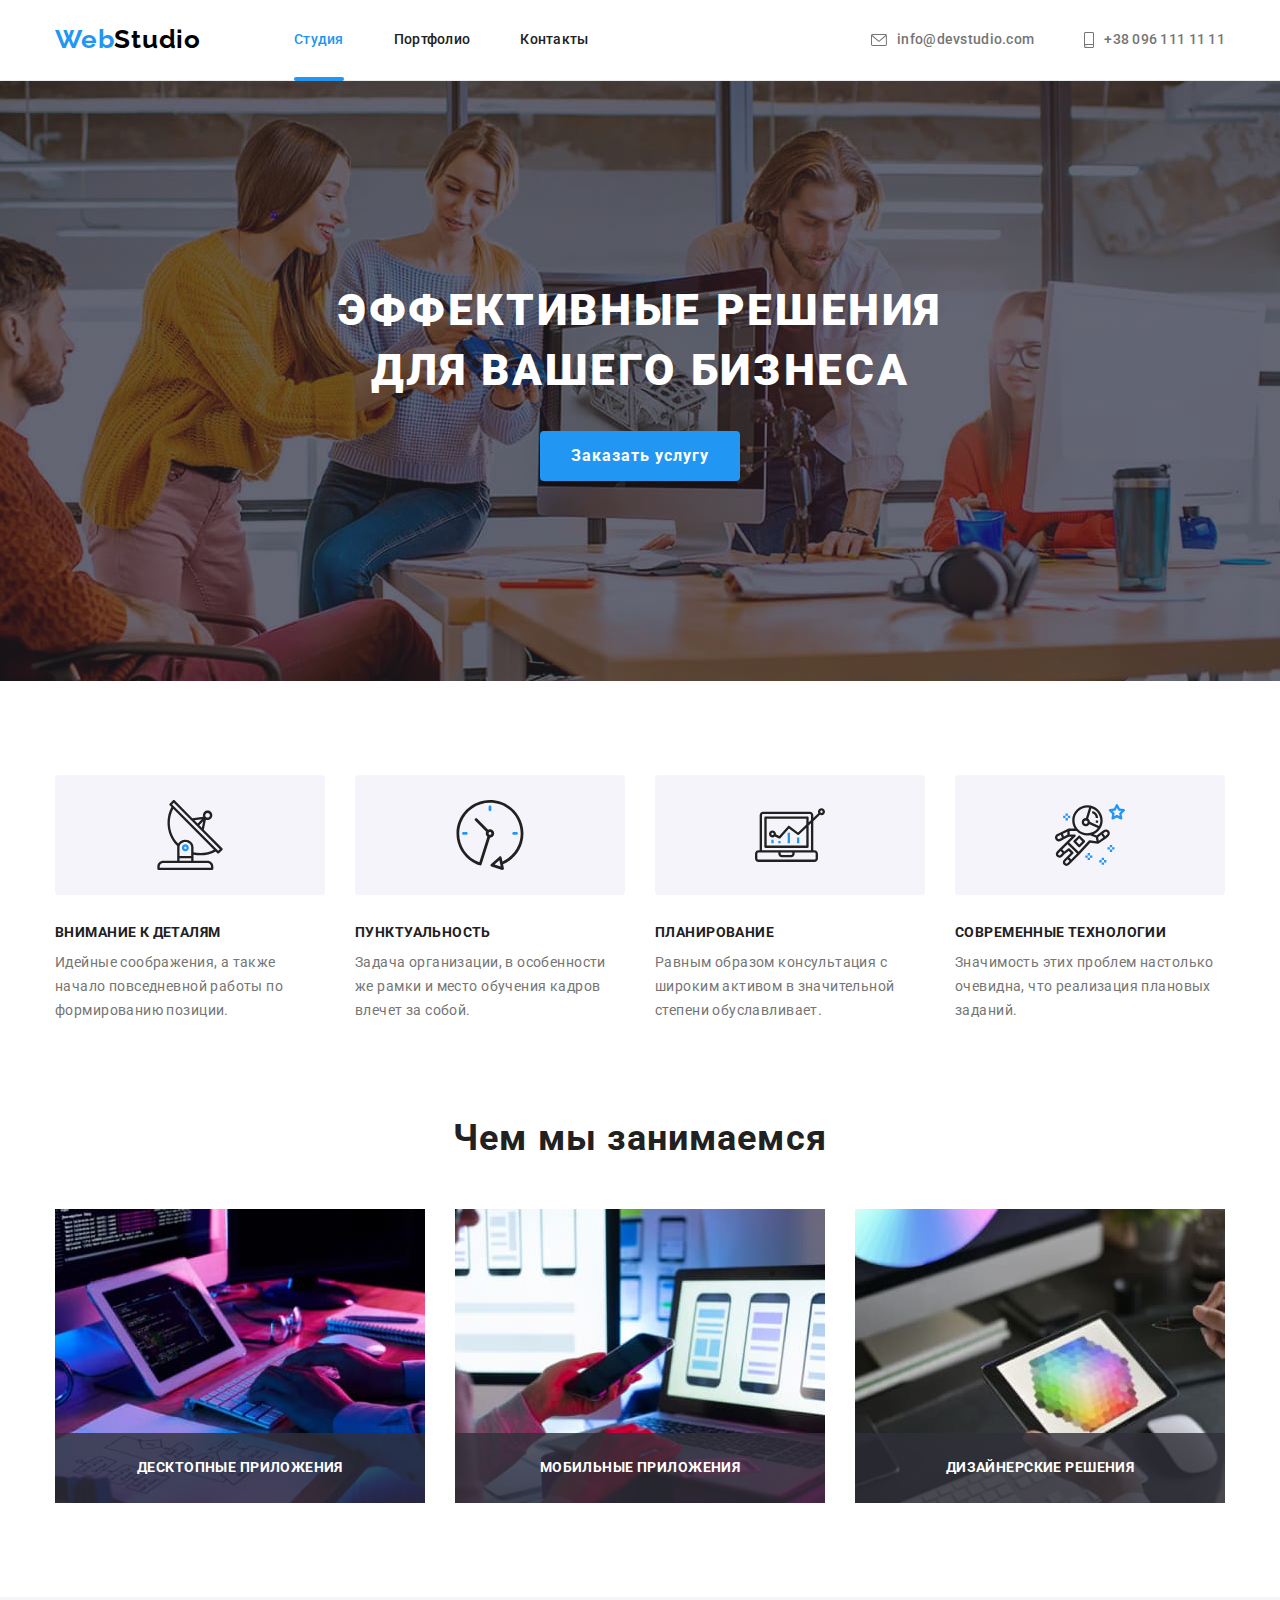
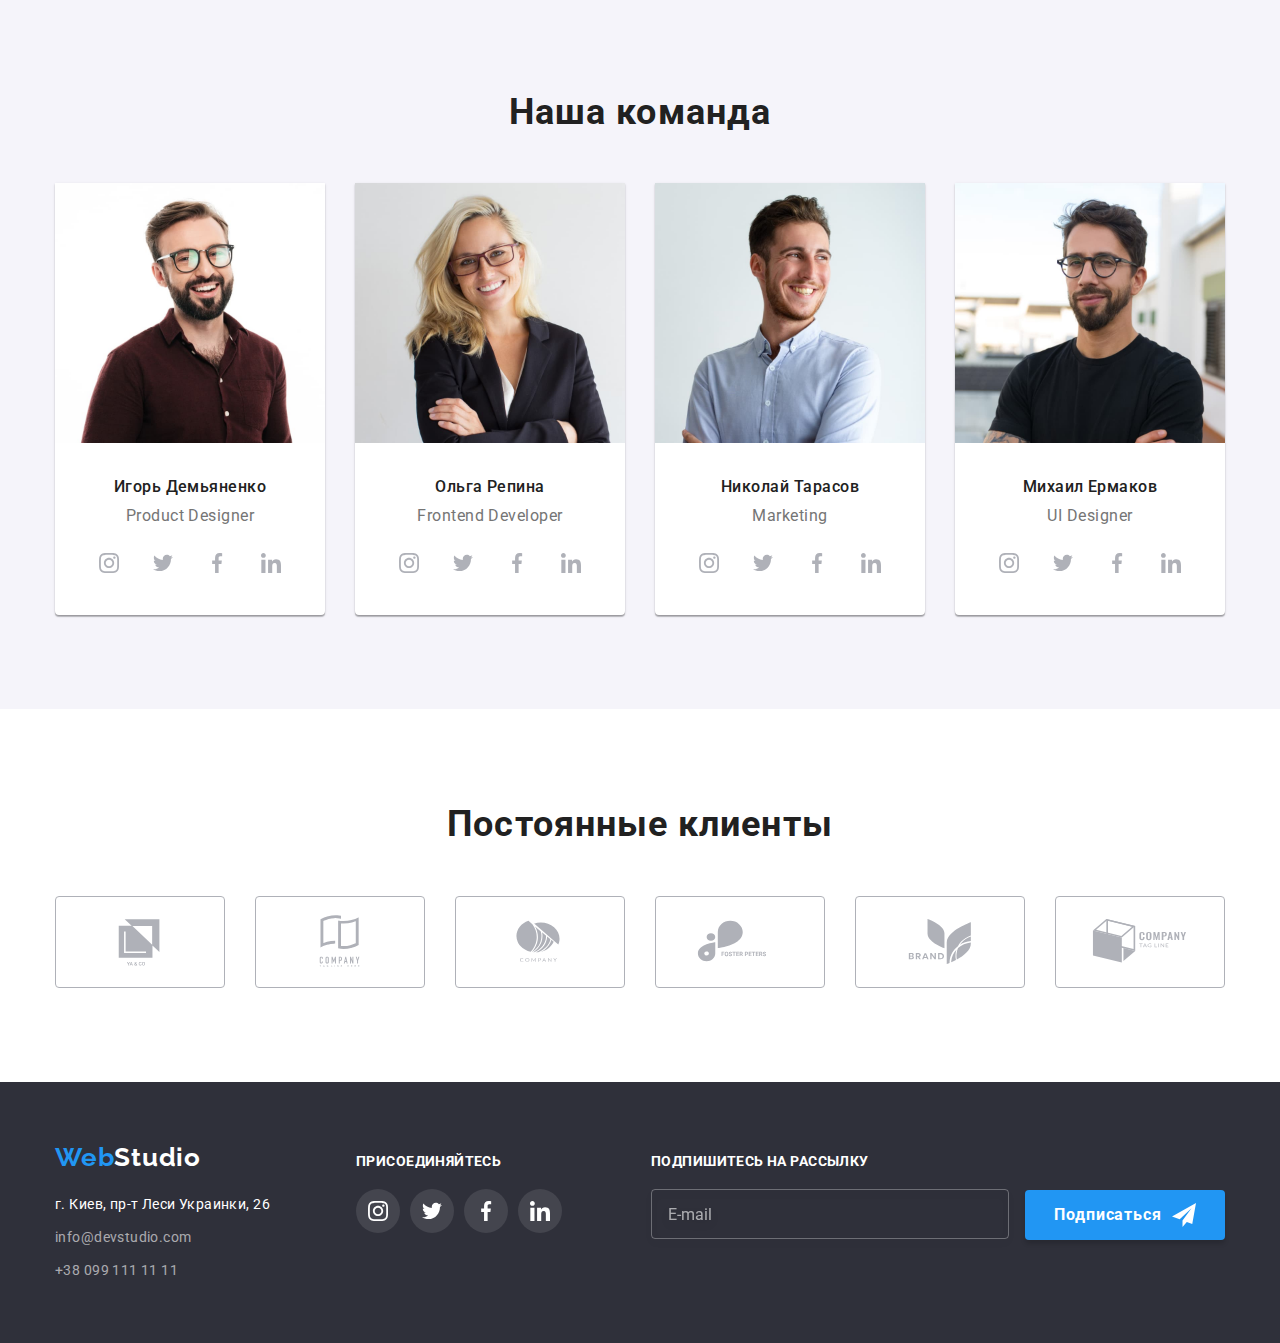
<file: index.html>
<!DOCTYPE html>
<html lang="ru">
  <head>
    <meta charset="UTF-8" />
    <meta http-equiv="X-UA-Compatible" content="IE=edge" />
    <meta name="viewport" content="width=device-width, initial-scale=1.0" />
    <title>Document</title>
    <link rel="preconnect" href="https://fonts.googleapis.com" />
    <link rel="preconnect" href="https://fonts.gstatic.com" crossorigin />
    <link
      href="https://fonts.googleapis.com/css2?family=Raleway:wght@700&family=Roboto:wght@400;500;700;900&display=swap"
      rel="stylesheet"
    />
    <link rel="stylesheet" href="./css/main.min.css" />
  </head>

  <body>
    <header>
      <div class="header container">
        <nav class="header__logo-nav">
          <a class="logo header__logo link" lang="en" href="./index.html">
            <span>Web</span>Studio
          </a>
          <ul class="header__site-nav list">
            <li class="list-item">
              <a class="header__pages-link link current" href="./index.html"
                >Студия</a
              >
            </li>
            <li class="list-item">
              <a class="header__pages-link link" href="./portfolio.html"
                >Портфолио</a
              >
            </li>
            <li class="list-item">
              <a class="header__pages-link link" href="">Контакты</a>
            </li>
          </ul>
        </nav>
        <ul class="header__contact-list list">
          <li class="list-item">
            <a
              class="header__contact-link link"
              href="mailto:info@devstudio.com"
            >
              <svg class="header__icon" width="16px" height="12px">
                <use href="./images/symbol-sprite.svg#icon-mailto"></use>
              </svg>
              info@devstudio.com
            </a>
          </li>
          <li class="list-item">
            <a class="header__contact-link link" href="tel:+380961111111">
              <svg class="header__icon" width="10px" height="16px">
                <use href="./images/symbol-sprite.svg#icon-tel"></use>
              </svg>
              +38 096 111 11 11
            </a>
          </li>
        </ul>
      </div>
    </header>

    <main>
      <section class="hero">
        <!-- hero -->
        <div class="container">
          <h1 class="hero__title">
            Эффективные решения <br />
            для вашего бизнеса
          </h1>
          <button data-modal-open class="button-primary" type="button">
            Заказать услугу
          </button>
        </div>
      </section>

      <section class="benefits section">
        <!-- benefits -->
        <h2 class="visually-hidden">Наши преимущества</h2>
        <div class="container">
          <ul class="grid list">
            <li class="benefits__item">
              <div class="benefits__icon-container">
                <svg width="70px" height="70px">
                  <use href="./images/symbol-sprite.svg#icon-antenna"></use>
                </svg>
              </div>
              <h3 class="benefits__title">Внимание к деталям</h3>
              <p class="benefits__text">
                Идейные соображения, а также начало повседневной работы по
                формированию позиции.
              </p>
            </li>
            <li class="benefits__item">
              <div class="benefits__icon-container">
                <svg width="70px" height="70px">
                  <use href="./images/symbol-sprite.svg#icon-clock"></use>
                </svg>
              </div>
              <h3 class="benefits__title">Пунктуальность</h3>
              <p class="benefits__text">
                Задача организации, в особенности же рамки и место обучения
                кадров влечет за собой.
              </p>
            </li>
            <li class="benefits__item">
              <div class="benefits__icon-container">
                <svg width="70px" height="70px">
                  <use href="./images/symbol-sprite.svg#icon-diagram"></use>
                </svg>
              </div>
              <h3 class="benefits__title">Планирование</h3>
              <p class="benefits__text">
                Равным образом консультация с широким активом в значительной
                степени обуславливает.
              </p>
            </li>
            <li class="benefits__item">
              <div class="benefits__icon-container">
                <svg width="70px" height="70px">
                  <use href="./images/symbol-sprite.svg#icon-astronaut"></use>
                </svg>
              </div>
              <h3 class="benefits__title">Современные технологии</h3>
              <p class="benefits__text">
                Значимость этих проблем настолько очевидна, что реализация
                плановых заданий.
              </p>
            </li>
          </ul>
        </div>
      </section>

      <section class="services section">
        <!-- servises -->
        <div class="container">
          <h2 class="section-title">Чем мы занимаемся</h2>
          <ul class="grid list">
            <li class="services__item">
              <div class="services__wrap">
                <img
                  class="services__image"
                  src="./images/services/serv-1.jpg"
                  alt="Разработчик пишет код на компьютере"
                  width="370"
                  height="294"
                />
                <h3 class="services__item-title">Десктопные приложения</h3>
              </div>
            </li>
            <li class="services__item">
              <div class="services__wrap">
                <img
                  class="services__image"
                  src="./images/services/serv-2.jpg"
                  alt="Разработчик создает мобильное приложение"
                  width="370"
                  height="294"
                />
                <h3 class="services__item-title">Мобильные приложения</h3>
              </div>
            </li>
            <li class="services__item">
              <div class="services__wrap">
                <img
                  class="services__image"
                  src="./images/services/serv-3.jpg"
                  alt="Веб-дизайнер подбирает цвет"
                  width="370"
                  height="294"
                />
                <h3 class="services__item-title">Дизайнерские решения</h3>
              </div>
            </li>
          </ul>
        </div>
      </section>

      <section class="team section">
        <!-- team -->
        <div class="container">
          <h2 class="section-title">Наша команда</h2>
          <ul class="grid list">
            <li class="team__item">
              <img
                class="team__image"
                src="./images/team/team-card-1.jpg"
                alt="Сотрудник"
                width="270"
                height="260"
              />
              <div class="team__card-content">
                <h3 class="team__name">Игорь Демьяненко</h3>
                <p class="team__function" lang="en">Product Designer</p>
                <ul class="socials list">
                  <li class="socials__item">
                    <a class="socials__link link" href="">
                      <svg class="socials__icon">
                        <use
                          href="./images/symbol-sprite.svg#icon-instagram"
                        ></use>
                      </svg>
                    </a>
                  </li>
                  <li class="socials__item">
                    <a class="socials__link link" href="">
                      <svg class="socials__icon">
                        <use
                          href="./images/symbol-sprite.svg#icon-twitter"
                        ></use>
                      </svg>
                    </a>
                  </li>
                  <li class="socials__item">
                    <a class="socials__link link" href="">
                      <svg class="socials__icon">
                        <use
                          href="./images/symbol-sprite.svg#icon-facebook"
                        ></use>
                      </svg>
                    </a>
                  </li>
                  <li class="socials__item">
                    <a class="socials__link link" href="">
                      <svg class="socials__icon">
                        <use
                          href="./images/symbol-sprite.svg#icon-linkedin"
                        ></use>
                      </svg>
                    </a>
                  </li>
                </ul>
              </div>
            </li>

            <li class="team__item">
              <img
                class="team__image"
                src="./images/team/team-card-2.jpg"
                alt="Сотрудник"
                width="270"
                height="260"
              />
              <div class="team__card-content">
                <h3 class="team__name">Ольга Репина</h3>
                <p class="team__function" lang="en">Frontend Developer</p>
                <ul class="socials list">
                  <li class="socials__item">
                    <a class="socials__link link" href="">
                      <svg class="socials__icon">
                        <use
                          href="./images/symbol-sprite.svg#icon-instagram"
                        ></use>
                      </svg>
                    </a>
                  </li>
                  <li class="socials__item">
                    <a class="socials__link link" href="">
                      <svg class="socials__icon">
                        <use
                          href="./images/symbol-sprite.svg#icon-twitter"
                        ></use>
                      </svg>
                    </a>
                  </li>
                  <li class="socials__item">
                    <a class="socials__link link" href="">
                      <svg class="socials__icon">
                        <use
                          href="./images/symbol-sprite.svg#icon-facebook"
                        ></use>
                      </svg>
                    </a>
                  </li>
                  <li class="socials__item">
                    <a class="socials__link link" href="">
                      <svg class="socials__icon">
                        <use
                          href="./images/symbol-sprite.svg#icon-linkedin"
                        ></use>
                      </svg>
                    </a>
                  </li>
                </ul>
              </div>
            </li>
            <li class="team__item">
              <img
                class="team__image"
                src="./images/team/team-card-3.jpg"
                alt="Сотрудник"
                width="270"
                height="260"
              />
              <div class="team__card-content">
                <h3 class="team__name">Николай Тарасов</h3>
                <p class="team__function" lang="en">Marketing</p>
                <ul class="socials list">
                  <li class="socials__item">
                    <a class="socials__link link" href="">
                      <svg class="socials__icon">
                        <use
                          href="./images/symbol-sprite.svg#icon-instagram"
                        ></use>
                      </svg>
                    </a>
                  </li>
                  <li class="socials__item">
                    <a class="socials__link link" href="">
                      <svg class="socials__icon">
                        <use
                          href="./images/symbol-sprite.svg#icon-twitter"
                        ></use>
                      </svg>
                    </a>
                  </li>
                  <li class="socials__item">
                    <a class="socials__link link" href="">
                      <svg class="socials__icon">
                        <use
                          href="./images/symbol-sprite.svg#icon-facebook"
                        ></use>
                      </svg>
                    </a>
                  </li>
                  <li class="socials__item">
                    <a class="socials__link link" href="">
                      <svg class="socials__icon">
                        <use
                          href="./images/symbol-sprite.svg#icon-linkedin"
                        ></use>
                      </svg>
                    </a>
                  </li>
                </ul>
              </div>
            </li>
            <li class="team__item">
              <img
                class="team__image"
                src="./images/team/team-card-4.jpg"
                alt="Сотрудник"
                width="270"
                height="260"
              />
              <div class="team__card-content">
                <h3 class="team__name">Михаил Ермаков</h3>
                <p class="team__function" lang="en">UI Designer</p>
                <ul class="socials list">
                  <li class="socials__item">
                    <a class="socials__link link" href="">
                      <svg class="socials__icon">
                        <use
                          href="./images/symbol-sprite.svg#icon-instagram"
                        ></use>
                      </svg>
                    </a>
                  </li>
                  <li class="socials__item">
                    <a class="socials__link link" href="">
                      <svg class="socials__icon">
                        <use
                          href="./images/symbol-sprite.svg#icon-twitter"
                        ></use>
                      </svg>
                    </a>
                  </li>
                  <li class="socials__item">
                    <a class="socials__link link" href="">
                      <svg class="socials__icon">
                        <use
                          href="./images/symbol-sprite.svg#icon-facebook"
                        ></use>
                      </svg>
                    </a>
                  </li>
                  <li class="socials__item">
                    <a class="socials__link link" href="">
                      <svg class="socials__icon">
                        <use
                          href="./images/symbol-sprite.svg#icon-linkedin"
                        ></use>
                      </svg>
                    </a>
                  </li>
                </ul>
              </div>
            </li>
          </ul>
        </div>
      </section>

      <section class="clients section">
        <div class="container">
          <h2 class="section-title">Постоянные клиенты</h2>
          <ul class="grid list">
            <li class="clients__item">
              <a class="clients__link" href="">
                <svg class="clients__icon">
                  <use href="./images/symbol-sprite.svg#icon-company-1"></use>
                </svg>
              </a>
            </li>

            <li class="clients__item">
              <a class="clients__link" href="">
                <svg class="clients__icon">
                  <use href="./images/symbol-sprite.svg#icon-company-2"></use>
                </svg>
              </a>
            </li>

            <li class="clients__item">
              <a class="clients__link" href="">
                <svg class="clients__icon">
                  <use href="./images/symbol-sprite.svg#icon-company-3"></use>
                </svg>
              </a>
            </li>

            <li class="clients__item">
              <a class="clients__link" href="">
                <svg class="clients__icon">
                  <use href="./images/symbol-sprite.svg#icon-company-4"></use>
                </svg>
              </a>
            </li>

            <li class="clients__item">
              <a class="clients__link" href="">
                <svg class="clients__icon">
                  <use href="./images/symbol-sprite.svg#icon-company-5"></use>
                </svg>
              </a>
            </li>

            <li class="clients__item">
              <a class="clients__link" href="">
                <svg class="clients__icon">
                  <use href="./images/symbol-sprite.svg#icon-company-6"></use>
                </svg>
              </a>
            </li>
          </ul>
        </div>
      </section>
    </main>

    <footer>
      <div class="footer container">
        <div class="footer__logo-part">
          <a class="footer__logo logo link" lang="en" href="./index.html">
            <span>Web</span>Studio
          </a>
          <address>
            <ul class="footer__contact-list list">
              <li class="footer__item">
                <a
                  class="footer__location link"
                  href=""
                  target="_blank"
                  rel="noopener noreferrer"
                  >г. Киев, пр-т Леси Украинки, 26
                </a>
              </li>
              <li class="footer__item">
                <a class="footer__contact link" href="mailto:info@example.com"
                  >info@devstudio.com
                </a>
              </li>
              <li class="footer__item">
                <a class="footer__contact link" href="tel:+380991111111"
                  >+38 099 111 11 11
                </a>
              </li>
            </ul>
          </address>
        </div>
        <div class="footer__socials-part">
          <p class="footer__text">Присоединяйтесь</p>
          <ul class="socials list">
            <li class="socials__item">
              <a class="socials__link footer__social-link link" href="">
                <svg class="socials__icon">
                  <use href="./images/symbol-sprite.svg#icon-instagram"></use>
                </svg>
              </a>
            </li>
            <li class="socials__item">
              <a class="socials__link footer__social-link link" href="">
                <svg class="socials__icon">
                  <use href="./images/symbol-sprite.svg#icon-twitter"></use>
                </svg>
              </a>
            </li>
            <li class="socials__item">
              <a class="socials__link footer__social-link link" href="">
                <svg class="socials__icon">
                  <use href="./images/symbol-sprite.svg#icon-facebook"></use>
                </svg>
              </a>
            </li>
            <li class="socials__item">
              <a class="socials__link footer__social-link link" href="">
                <svg class="socials__icon">
                  <use href="./images/symbol-sprite.svg#icon-linkedin"></use>
                </svg>
              </a>
            </li>
          </ul>
        </div>
        <form class="footer__form">
          <label>
            <div class="footer__form-label">Подпишитесь на рассылку</div>
            <input
              class="footer__form-input"
              type="email"
              name="email"
              placeholder="E-mail"
            />
          </label>
          <button class="footer__button button-primary" type="submit">
            Подписаться
            <svg class="footer__form-icon" width="24px" height="24px">
              <use href="./images/symbol-sprite.svg#icon-send"></use>
            </svg>
          </button>
        </form>
      </div>
    </footer>

    <div data-modal class="backdrop is-hidden">
      <div class="modal">
        <button data-modal-close class="modal__btn-close" type="button">
          <svg class="modal__close-icon">
            <use href="./images/symbol-sprite.svg#icon-close"></use>
          </svg>
        </button>
        <h2 class="modal__title">Оставьте свои данные, мы вам перезвоним</h2>
        <form>
          <label>
            <span class="modal__form-label">Имя</span>
            <div class="modal__form-wrap">
              <input
                class="modal__form-input one-line"
                type="text"
                name="name"
              />
              <svg class="modal__form-icon" width="18px" height="18px">
                <use href="./images/symbol-sprite.svg#icon-form-name"></use>
              </svg>
            </div>
          </label>

          <label>
            <span class="modal__form-label">Телефон</span>
            <div class="modal__form-wrap">
              <input
                class="modal__form-input one-line"
                type="tel"
                name="phone"
              />
              <svg class="modal__form-icon" width="18px" height="18px">
                <use href="./images/symbol-sprite.svg#icon-form-phone"></use>
              </svg>
            </div>
          </label>

          <label>
            <span class="modal__form-label">Почта</span>
            <div class="modal__form-wrap">
              <input
                class="modal__form-input one-line"
                type="email"
                name="email"
              />
              <svg class="modal__form-icon" width="18px" height="18px">
                <use href="./images/symbol-sprite.svg#icon-form-email"></use>
              </svg>
            </div>
          </label>

          <label>
            <span class="modal__form-label">Комментарий</span>
            <textarea
              class="modal__form-input comment"
              type="text"
              name="comment"
              placeholder="Введите текст"
            ></textarea>
          </label>

          <label class="modal__checkbox-wrap">
            <input
              class="modal__checkbox visually-hidden"
              type="checkbox"
              name="agreement"
              value="agree"
            />
            <span class="modal__icon-check"></span>
            <span class="modal__form-label-check">
              Соглашаюсь с рассылкой и принимаю
              <a class="modal__link-agree" href="">Условия договора</a>
            </span>
          </label>

          <button class="button-primary" type="submit">Отправить</button>
        </form>
      </div>
    </div>
    <script src="./js/modal.js"></script>
  </body>
</html>
</file>
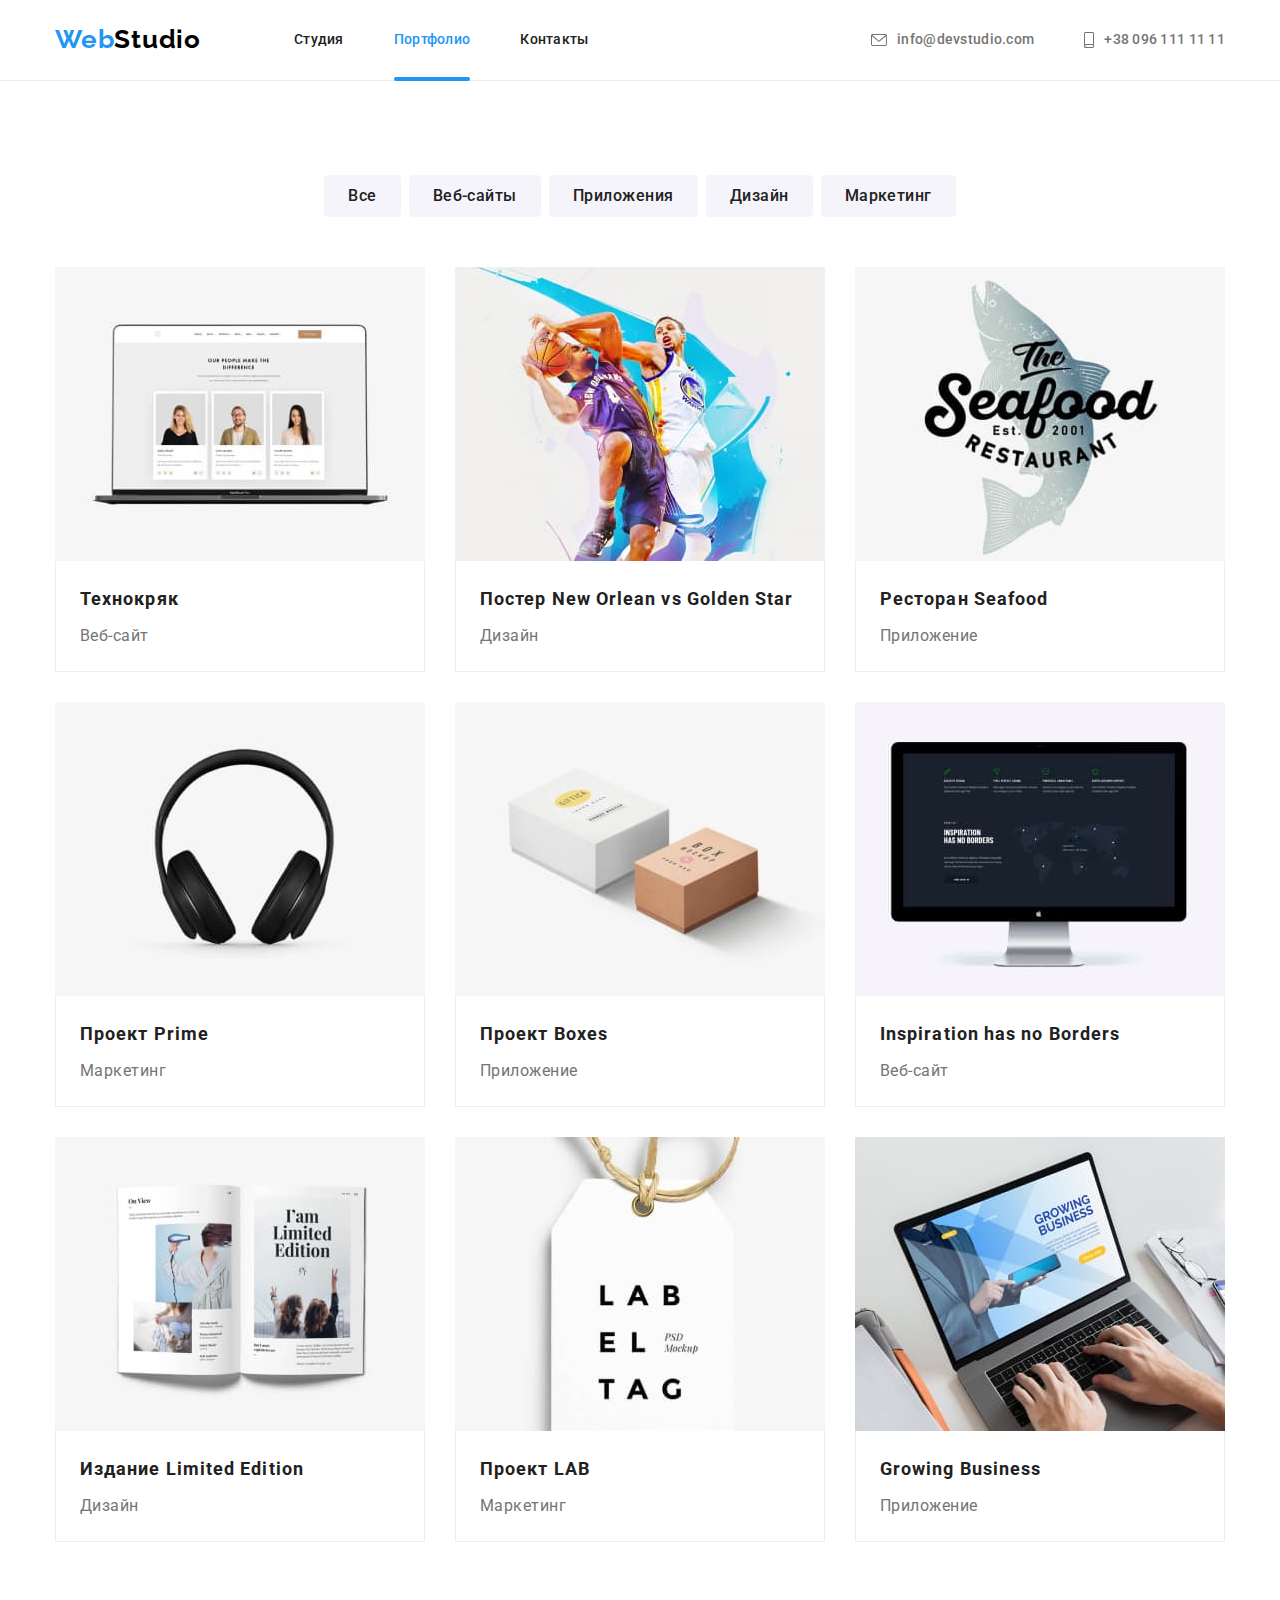
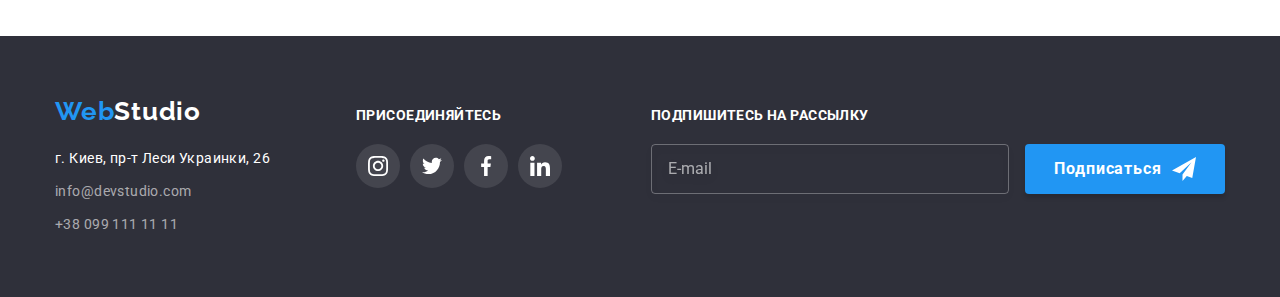
<file: portfolio.html>
<!DOCTYPE html>
<html lang="ru">
  <head>
    <meta charset="UTF-8" />
    <meta http-equiv="X-UA-Compatible" content="IE=edge" />
    <meta name="viewport" content="width=device-width, initial-scale=1.0" />
    <title>Document</title>
    <link rel="preconnect" href="https://fonts.googleapis.com" />
    <link rel="preconnect" href="https://fonts.gstatic.com" crossorigin />
    <link
      href="https://fonts.googleapis.com/css2?family=Raleway:wght@700&family=Roboto:wght@400;500;700;900&display=swap"
      rel="stylesheet"
    />
    <link rel="stylesheet" href="./css/main.min.css" />
  </head>

  <body>
    <header>
      <div class="header container">
        <nav class="header__logo-nav">
          <a class="logo header__logo link" lang="en" href="./index.html">
            <span>Web</span>Studio
          </a>
          <ul class="header__site-nav list">
            <li class="list-item">
              <a class="header__pages-link link" href="./index.html">Студия</a>
            </li>
            <li class="list-item">
              <a class="header__pages-link link current" href="./portfolio.html"
                >Портфолио</a
              >
            </li>
            <li class="list-item">
              <a class="header__pages-link link" href="">Контакты</a>
            </li>
          </ul>
        </nav>
        <ul class="header__contact-list list">
          <li class="list-item">
            <a
              class="header__contact-link link"
              href="mailto:info@devstudio.com"
            >
              <svg class="header__icon" width="16px" height="12px">
                <use href="./images/symbol-sprite.svg#icon-mailto"></use>
              </svg>
              info@devstudio.com
            </a>
          </li>
          <li class="list-item">
            <a class="header__contact-link link" href="tel:+380961111111">
              <svg class="header__icon" width="10px" height="16px">
                <use href="./images/symbol-sprite.svg#icon-tel"></use>
              </svg>
              +38 096 111 11 11
            </a>
          </li>
        </ul>
      </div>
    </header>

    <main>
      <section class="portfolio section">
        <!-- Портфолио -->
        <!-- <h1>Наши проекты</h1> -->

        <!-- Фильтр -->
        <div class="container">
          <ul class="portfolio__radiobutton-list list">
            <li class="list-item">
              <button class="button-secondary" type="button">Все</button>
            </li>
            <li class="list-item">
              <button class="button-secondary" type="button">Веб-сайты</button>
            </li>
            <li class="list-item">
              <button class="button-secondary" type="button">Приложения</button>
            </li>
            <li class="list-item">
              <button class="button-secondary" type="button">Дизайн</button>
            </li>
            <li class="list-item">
              <button class="button-secondary" type="button">Маркетинг</button>
            </li>
          </ul>

          <ul class="grid list">
            <li class="portfolio__item">
              <a class="portfolio__link link" href="">
                <div class="portfolio__project-wrap">
                  <img
                    class="portfolio__project-image"
                    src="./images/portfolio/1-tekhnokriak.jpg"
                    alt="Экран ноутбука"
                    width="370"
                    height="294"
                  />
                  <p class="portfolio__project-description">
                    Технокряк это современная площадка распространения
                    коронавируса. Компании используют эту платформу для
                    цифрового шпионажа и атак на защищённые сервера конкурентов.
                  </p>
                </div>

                <div class="portfolio__project-name">
                  <h2 class="portfolio__title">Технокряк</h2>
                  <p class="portfolio__project-kind">Веб-сайт</p>
                </div>
              </a>
            </li>

            <li class="portfolio__item">
              <a class="portfolio__link link" href="">
                <div class="portfolio__project-wrap">
                  <img
                    class="portfolio__project-image"
                    src="./images/portfolio/2-neworlean.jpg"
                    alt="Два баскетболиста"
                    width="370"
                    height="294"
                  />
                  <p class="portfolio__project-description">
                    Технокряк это современная площадка распространения
                    коронавируса. Компании используют эту платформу для
                    цифрового шпионажа и атак на защищённые сервера конкурентов.
                  </p>
                </div>

                <div class="portfolio__project-name">
                  <h2 class="portfolio__title">
                    Постер
                    <span lang="en">New Orlean vs Golden Star</span>
                  </h2>
                  <p class="portfolio__project-kind">Дизайн</p>
                </div>
              </a>
            </li>

            <li class="portfolio__item">
              <a class="portfolio__link link" href="">
                <div class="portfolio__project-wrap">
                  <img
                    class="portfolio__project-image"
                    src="./images/portfolio/3-seafood.jpg"
                    alt="Логотип с рыбой"
                    width="370"
                    height="294"
                  />
                  <p class="portfolio__project-description">
                    Технокряк это современная площадка распространения
                    коронавируса. Компании используют эту платформу для
                    цифрового шпионажа и атак на защищённые сервера конкурентов.
                  </p>
                </div>

                <div class="portfolio__project-name">
                  <h2 class="portfolio__title">
                    Ресторан <span lang="en">Seafood</span>
                  </h2>
                  <p class="portfolio__project-kind">Приложение</p>
                </div>
              </a>
            </li>

            <li class="portfolio__item">
              <a class="portfolio__link link" href="">
                <div class="portfolio__project-wrap">
                  <img
                    class="portfolio__project-image"
                    src="./images/portfolio/4-prime.jpg"
                    alt="Наушники"
                    width="370"
                    height="294"
                  />
                  <p class="portfolio__project-description">
                    Технокряк это современная площадка распространения
                    коронавируса. Компании используют эту платформу для
                    цифрового шпионажа и атак на защищённые сервера конкурентов.
                  </p>
                </div>

                <div class="portfolio__project-name">
                  <h2 class="portfolio__title">
                    Проект <span lang="en">Prime</span>
                  </h2>
                  <p class="portfolio__project-kind">Маркетинг</p>
                </div>
              </a>
            </li>

            <li class="portfolio__item">
              <a class="portfolio__link link" href="">
                <div class="portfolio__project-wrap">
                  <img
                    class="portfolio__project-image"
                    src="./images/portfolio/5-boxes.jpg"
                    alt="Два контейнера"
                    width="370"
                    height="294"
                  />
                  <p class="portfolio__project-description">
                    Технокряк это современная площадка распространения
                    коронавируса. Компании используют эту платформу для
                    цифрового шпионажа и атак на защищённые сервера конкурентов.
                  </p>
                </div>

                <div class="portfolio__project-name">
                  <h2 class="portfolio__title">
                    Проект <span lang="en">Boxes</span>
                  </h2>
                  <p class="portfolio__project-kind">Приложение</p>
                </div>
              </a>
            </li>

            <li class="portfolio__item">
              <a class="portfolio__link link" href="">
                <div class="portfolio__project-wrap">
                  <img
                    class="portfolio__project-image"
                    src="./images/portfolio/6-inspiration.jpg"
                    alt="Монитор с изображением карты мира"
                    width="370"
                    height="294"
                  />
                  <p class="portfolio__project-description">
                    Технокряк это современная площадка распространения
                    коронавируса. Компании используют эту платформу для
                    цифрового шпионажа и атак на защищённые сервера конкурентов.
                  </p>
                </div>

                <div class="portfolio__project-name">
                  <h2 class="portfolio__title">
                    <span lang="en">Inspiration has no Borders</span>
                  </h2>
                  <p class="portfolio__project-kind">Веб-сайт</p>
                </div>
              </a>
            </li>

            <li class="portfolio__item">
              <a class="portfolio__link link" href="">
                <div class="portfolio__project-wrap">
                  <img
                    class="portfolio__project-image"
                    src="./images/portfolio/7-limitededit.jpg"
                    alt="Открытая книга"
                    width="370"
                    height="294"
                  />
                  <p class="portfolio__project-description">
                    Технокряк это современная площадка распространения
                    коронавируса. Компании используют эту платформу для
                    цифрового шпионажа и атак на защищённые сервера конкурентов.
                  </p>
                </div>

                <div class="portfolio__project-name">
                  <h2 class="portfolio__title">
                    Издание <span lang="en">Limited Edition</span>
                  </h2>
                  <p class="portfolio__project-kind">Дизайн</p>
                </div>
              </a>
            </li>

            <li class="portfolio__item">
              <a class="portfolio__link link" href="">
                <div class="portfolio__project-wrap">
                  <img
                    class="portfolio__project-image"
                    src="./images/portfolio/8-lab.jpg"
                    alt="Бирка с логотипом"
                    width="370"
                    height="294"
                  />
                  <p class="portfolio__project-description">
                    Технокряк это современная площадка распространения
                    коронавируса. Компании используют эту платформу для
                    цифрового шпионажа и атак на защищённые сервера конкурентов.
                  </p>
                </div>

                <div class="portfolio__project-name">
                  <h2 class="portfolio__title">
                    Проект <span lang="en">LAB</span>
                  </h2>
                  <p class="portfolio__project-kind">Маркетинг</p>
                </div>
              </a>
            </li>

            <li class="portfolio__item">
              <a class="portfolio__link link" href="">
                <div class="portfolio__project-wrap">
                  <img
                    class="portfolio__project-image"
                    src="./images/portfolio/9-growing.jpg"
                    alt="Откытый ноутбук"
                    width="370"
                    height="294"
                  />
                  <p class="portfolio__project-description">
                    Технокряк это современная площадка распространения
                    коронавируса. Компании используют эту платформу для
                    цифрового шпионажа и атак на защищённые сервера конкурентов.
                  </p>
                </div>

                <div class="portfolio__project-name">
                  <h2 class="portfolio__title">
                    <span lang="en">Growing Business</span>
                  </h2>
                  <p class="portfolio__project-kind">Приложение</p>
                </div>
              </a>
            </li>
          </ul>
        </div>
      </section>
    </main>

    <footer>
      <div class="footer container">
        <div class="footer__logo-part">
          <a class="footer__logo logo link" lang="en" href="./index.html">
            <span>Web</span>Studio
          </a>
          <address>
            <ul class="footer__contact-list list">
              <li class="footer__item">
                <a
                  class="footer__location link"
                  href=""
                  target="_blank"
                  rel="noopener noreferrer"
                  >г. Киев, пр-т Леси Украинки, 26
                </a>
              </li>
              <li class="footer__item">
                <a class="footer__contact link" href="mailto:info@example.com"
                  >info@devstudio.com
                </a>
              </li>
              <li class="footer__item">
                <a class="footer__contact link" href="tel:+380991111111"
                  >+38 099 111 11 11
                </a>
              </li>
            </ul>
          </address>
        </div>
        <div class="footer__socials-part">
          <p class="footer__text">Присоединяйтесь</p>
          <ul class="socials list">
            <li class="socials__item">
              <a class="socials__link footer__social-link link" href="">
                <svg class="socials__icon">
                  <use href="./images/symbol-sprite.svg#icon-instagram"></use>
                </svg>
              </a>
            </li>
            <li class="socials__item">
              <a class="socials__link footer__social-link link" href="">
                <svg class="socials__icon">
                  <use href="./images/symbol-sprite.svg#icon-twitter"></use>
                </svg>
              </a>
            </li>
            <li class="socials__item">
              <a class="socials__link footer__social-link link" href="">
                <svg class="socials__icon">
                  <use href="./images/symbol-sprite.svg#icon-facebook"></use>
                </svg>
              </a>
            </li>
            <li class="socials__item">
              <a class="socials__link footer__social-link link" href="">
                <svg class="socials__icon">
                  <use href="./images/symbol-sprite.svg#icon-linkedin"></use>
                </svg>
              </a>
            </li>
          </ul>
        </div>
        <form class="footer__form">
          <label>
            <div class="footer__form-label">Подпишитесь на рассылку</div>
            <input
              class="footer__form-input"
              type="email"
              name="email"
              placeholder="E-mail"
            />
          </label>
          <button class="footer__button button-primary" type="submit">
            Подписаться
            <svg class="footer__form-icon" width="24px" height="24px">
              <use href="./images/symbol-sprite.svg#icon-send"></use>
            </svg>
          </button>
        </form>
      </div>
    </footer>
  </body>
</html>
</file>
<file: css/main.min.css>
/*! modern-normalize v1.1.0 | MIT License | https://github.com/sindresorhus/modern-normalize */*,::before,::after{box-sizing:border-box}html{line-height:1.15;-webkit-text-size-adjust:100%;-moz-tab-size:4;tab-size:4}body{margin:0;font-family:system-ui,-apple-system,"Segoe UI",Roboto,Helvetica,Arial,sans-serif,"Apple Color Emoji","Segoe UI Emoji"}hr{height:0;color:inherit}abbr[title]{text-decoration:underline dotted}b,strong{font-weight:bolder}code,kbd,samp,pre{font-family:ui-monospace, SFMono-Regular, Consolas, "Liberation Mono", Menlo, monospace;font-size:1em}small{font-size:80%}sub,sup{font-size:75%;line-height:0;position:relative;vertical-align:baseline}sub{bottom:-0.25em}sup{top:-0.5em}table{text-indent:0;border-color:inherit}button,input,optgroup,select,textarea{font-family:inherit;font-size:100%;line-height:1.15;margin:0}button,select{text-transform:none}button,[type="button"],[type="reset"],[type="submit"]{-webkit-appearance:button}::-moz-focus-inner{border-style:none;padding:0}:-moz-focusring{outline:1px dotted ButtonText}:-moz-ui-invalid{box-shadow:none}legend{padding:0}progress{vertical-align:baseline}::-webkit-inner-spin-button,::-webkit-outer-spin-button{height:auto}[type="search"]{-webkit-appearance:textfield;outline-offset:-2px}::-webkit-search-decoration{-webkit-appearance:none}::-webkit-file-upload-button{-webkit-appearance:button;font:inherit}summary{display:list-item}body{font-family:"roboto", sans-serif;background-color:#fff;color:#757575}@keyframes emerging{0%{opacity:0;transform:scaleX(0.8)}100%{opacity:1;transform:scaleX(1)}}.container{width:1200px;padding-left:15px;padding-right:15px;margin-left:auto;margin-right:auto}.list{list-style:none;margin:0;padding:0}.link{text-decoration:none}.visually-hidden{position:absolute;width:1px;height:1px;margin:-1px;padding:0;overflow:hidden;border:0;clip:rect(0 0 0 0)}.grid{display:flex;flex-wrap:wrap;margin-top:-30px;margin-left:-30px}.button-primary,.button-secondary{margin:0 auto;display:flex;align-items:center;justify-content:center;border-color:transparent;border-radius:4px;font-size:16px}.button-primary{padding:10px 25px;width:200px;height:50px;font-weight:700;line-height:1.87;letter-spacing:0.06em;color:#ffffff;background-color:#2196f3;box-shadow:0px 4px 4px rgba(0,0,0,0.15);transition:color 250ms cubic-bezier(0.4, 0, 0.2, 1),background-color 250ms cubic-bezier(0.4, 0, 0.2, 1)}.button-primary:hover,.button-primary:focus{color:#2196f3;background-color:#afb1b8}.button-secondary{padding:6px 22px;font-weight:500;line-height:1.62;letter-spacing:0.03em;color:#212121;background-color:#f5f4fa;transition:color 250ms cubic-bezier(0.4, 0, 0.2, 1),background-color 250ms cubic-bezier(0.4, 0, 0.2, 1),box-shadow 250ms cubic-bezier(0.4, 0, 0.2, 1)}.button-secondary:hover,.button-secondary:focus{color:#ffffff;background-color:#2196f3;box-shadow:0px 3px 1px rgba(0,0,0,0.1),0px 1px 2px rgba(0,0,0,0.08),0px 2px 2px rgba(0,0,0,0.12)}.section-title{color:#212121;font-weight:700;font-size:36px;line-height:1.17;text-align:center;letter-spacing:0.03em;margin-top:0;margin-bottom:50px}.logo{display:block;font-family:"raleway", sans-serif;font-weight:700;font-size:26px;line-height:1.2;letter-spacing:0.03em;color:#000000}.logo span{color:#2196f3}.section{padding-top:94px;padding-bottom:94px}header{border-bottom:1px solid #ececec}.header{display:flex;align-items:center}.header__logo-nav{display:flex;align-items:center}.header__site-nav{display:flex}.header__site-nav .list-item:not(:last-child){margin-right:50px}.header__contact-list{display:flex;margin-left:auto}.header__contact-list .list-item:not(:last-child){margin-right:50px}.header__logo{margin-right:93px}.header__pages-link,.header__contact-link{font-weight:500;font-size:14px;line-height:1.14;letter-spacing:0.02em;transition:color 250ms cubic-bezier(0.4, 0, 0.2, 1)}.header__pages-link:hover,.header__contact-link:hover,.header__pages-link:focus,.header__contact-link:focus{color:#2196f3}.header__pages-link{display:block;padding-top:32px;padding-bottom:32px;color:#212121}.header__contact-link{display:flex;align-items:center;color:#757575}.current{position:relative;color:#2196f3}.current::after{position:absolute;bottom:-1px;content:"";display:block;height:4px;width:100%;background-color:#2196f3;border-radius:2px;animation:emerging 250ms cubic-bezier(0.4, 0, 0.2, 1) forwards}.header__icon{fill:currentColor;margin-right:10px}.hero{padding-top:200px;padding-bottom:200px;background-color:#c4c4c4;max-width:1600px;background-image:linear-gradient(to right, rgba(47,48,58,0.4), rgba(47,48,58,0.4)),url("../images/overlay-hero.jpg");margin:0 auto;height:600px;background-repeat:no-repeat;background-size:cover;background-position:center}.hero__title{margin-top:0;margin-bottom:30px;color:#ffffff;font-weight:900;font-size:44px;line-height:1.36;text-align:center;letter-spacing:0.06em;text-transform:uppercase}.benefits__item{flex-basis:calc(100% / $num-of-items-in-row - 30px);margin-top:30px;margin-left:30px;max-width:270px}.benefits__title{margin-top:0;margin-bottom:10px;color:#212121;font-weight:700;font-size:14px;line-height:1.14;letter-spacing:0.03em;text-transform:uppercase}.benefits__text{margin-top:0;margin-bottom:0;font-weight:400;font-size:14px;line-height:1.71;letter-spacing:0.03em}.benefits__icon-container{display:flex;align-items:center;justify-content:center;margin-bottom:30px;width:270px;height:120px;background-color:#f5f4fa;border-radius:4px}.services{padding-top:0}.services__wrap{position:relative}.services__image{display:block}.services__item-title{position:absolute;bottom:0;height:70px;width:100%;display:flex;align-items:center;justify-content:center;margin:0;font-weight:700;font-size:14px;line-height:1.14;letter-spacing:0.03em;text-transform:uppercase;color:#ffffff;background-color:rgba(47,48,58,0.8)}.services__item{flex-basis:calc(100% / $num-of-items-in-row - 30px);margin-top:30px;margin-left:30px}.socials{display:flex}.socials__item:not(:last-child){margin-right:10px}.socials__link{display:flex;align-items:center;justify-content:center;width:44px;height:44px;border-radius:50%;color:#afb1b8;transition:color 250ms cubic-bezier(0.4, 0, 0.2, 1),background-color 250ms cubic-bezier(0.4, 0, 0.2, 1)}.socials .socials__link:hover,.socials .socials__link:focus{color:#ffffff;background-color:#2196f3}.socials__icon{width:20px;height:20px;fill:currentColor}.team{background-color:#f5f4fa}.team__item{flex-basis:calc(100% / $num-of-items-in-row - 30px);margin-top:30px;margin-left:30px;background-color:#fff;border-radius:0px 0px 4px 4px;box-shadow:0px 1px 3px rgba(0,0,0,0.12),0px 1px 1px rgba(0,0,0,0.14),0px 2px 1px rgba(0,0,0,0.2)}.team__card-content{padding:30px 32px}.team__name{margin-top:0;margin-bottom:10px;text-align:center;color:#212121;font-weight:500;font-size:16px;line-height:1.19;letter-spacing:0.03em}.team__function{margin-top:0;margin-bottom:16px;text-align:center;font-weight:400;font-size:16px;line-height:1.19;letter-spacing:0.03em}.clients__item{flex-basis:calc(100% / $num-of-items-in-row - 30px);margin-top:30px;margin-left:30px}.clients__link{display:flex;align-items:center;justify-content:center;width:170px;height:92px;color:#afb1b8;border:1px solid #afb1b8;border-radius:4px;transition:color 250ms cubic-bezier(0.4, 0, 0.2, 1),border-color 250ms cubic-bezier(0.4, 0, 0.2, 1)}.clients__link:hover,.clients__link:focus{color:#2196f3;border-color:#2196f3}.clients__icon{width:106px;height:60px;fill:currentColor}footer{padding-top:60px;padding-bottom:60px;background-color:#2f303a}.footer{display:flex;align-items:start}.footer__logo-part{width:231px;margin-right:70px}.footer__logo{color:#ffffff;margin-bottom:20px}.footer__location,.footer__contact{font-style:normal;font-weight:400;font-size:14px;line-height:1.71;letter-spacing:0.03em;transition:color 250ms cubic-bezier(0.4, 0, 0.2, 1)}.footer__location:hover,.footer__contact:hover,.footer__location:focus,.footer__contact:focus{color:#2196f3}.footer__location{color:#ffffff}.footer__contact{color:rgba(255,255,255,0.6)}.footer__item:not(:last-child){margin-bottom:9px}.footer__socials-part{margin-top:12px}.footer__text{margin-top:0;margin-bottom:20px;font-weight:700;font-size:14px;line-height:1.14;letter-spacing:0.03em;text-transform:uppercase;color:#ffffff}.footer__social-link{color:#ffffff;background-color:rgba(255,255,255,0.1)}.footer__form{margin-left:auto;margin-top:12px}.footer__form-label{margin-bottom:20px;font-weight:bold;font-size:14px;line-height:1.14;letter-spacing:0.03em;text-transform:uppercase;color:#ffffff}.footer__form-input{width:358px;height:50px;padding-left:16px;margin-right:12px;color:#ffffff;background-color:transparent;border:1px solid rgba(255,255,255,0.3);box-sizing:border-box;filter:drop-shadow(0px 4px 4px rgba(0,0,0,0.15));border-radius:4px}.footer__form-input::placeholder{color:rgba(255,255,255,0.6)}.footer__button{display:inline-flex}.footer__form-icon{fill:currentColor;margin-left:10px}.backdrop{position:fixed;top:0;left:0;width:100vw;height:100vh;background-color:rgba(0,0,0,0.2);opacity:1;transition:opacity 250ms cubic-bezier(0.4, 0, 0.2, 1)}.backdrop.is-hidden{opacity:0;pointer-events:none}.backdrop.is-hidden .modal{transform:translate(-50%, -50%) scale(1.1)}.modal{position:absolute;top:50%;left:50%;transform:translate(-50%, -50%) scale(1);width:530px;min-height:581px;padding:40px;background:#fff;box-shadow:0px 1px 3px rgba(0,0,0,0.12),0px 1px 1px rgba(0,0,0,0.14),0px 2px 1px rgba(0,0,0,0.2);border-radius:4px;transition:transform 250ms cubic-bezier(0.4, 0, 0.2, 1)}.modal__btn-close{position:absolute;top:8px;right:8px;display:flex;align-items:center;justify-content:center;height:30px;width:30px;border-radius:50%;border:1px solid rgba(0,0,0,0.1);color:#000000;background-color:#ffffff;transition:border-color 250ms cubic-bezier(0.4, 0, 0.2, 1)}.modal__btn-close:hover,.modal__btn-close:focus{border-color:#2196f3}.modal__close-icon{width:11px;height:11px;fill:#000000}.modal__title{margin-top:0;margin-bottom:12px;color:#212121;font-weight:700;font-size:20px;line-height:1.15;text-align:center;letter-spacing:0.03em}.modal__form-label{font-size:12px;line-height:1.17;letter-spacing:0.01em}.modal__form-input{display:block;width:100%;height:40px;margin-top:4px;border:1px solid rgba(33,33,33,0.2);box-sizing:border-box;border-radius:4px;font-size:12px;line-height:1.17;letter-spacing:0.01em;transition:border-color 250ms cubic-bezier(0.4, 0, 0.2, 1)}.modal__form-input.one-line{margin-bottom:10px;padding-left:42px}.modal__form-input.comment{height:120px;padding:12px 16px;resize:none;margin-bottom:20px}.modal__form-input.comment::placeholder{font-size:14px;line-height:1.14;letter-spacing:0.01em;color:rgba(117,117,117,0.5)}.modal__form-input:focus{outline:none;border-color:#2196f3}.modal__form-wrap{position:relative}.modal__form-icon{position:absolute;top:50%;left:12px;transform:translateY(-50%);fill:#212121;transition:fill 250ms cubic-bezier(0.4, 0, 0.2, 1)}.modal__form-input:focus+.modal__form-icon{fill:#2196f3}.modal__form-label-check{font-size:14px;line-height:1.71;letter-spacing:0.03em}.modal__checkbox-wrap{display:flex;align-items:center;justify-content:center;margin-bottom:30px}.modal__link-agree{color:#2196f3}.modal__icon-check{display:inline-block;margin-right:7px;width:16px;height:15px;border:2px solid #212121;border-radius:2px;transition:border 250ms cubic-bezier(0.4, 0, 0.2, 1)}.modal__checkbox:focus+.modal__icon-check{border:3px solid #2196f3}.modal__checkbox:checked+.modal__icon-check{background-image:url(../images/check.svg);background-origin:border-box;background-size:contain;border-color:transparent}.portfolio__radiobutton-list{display:flex;justify-content:center;margin-bottom:50px}.portfolio__radiobutton-list .list-item:not(:last-child){margin-right:8px}.portfolio__item{flex-basis:calc(100% / $num-of-items-in-row - 30px);margin-top:30px;margin-left:30px}.portfolio__title{margin-top:0;margin-bottom:4px;color:#212121;font-weight:700;font-size:18px;line-height:2;letter-spacing:0.06em}.portfolio__project-kind{margin-top:0;margin-bottom:0;color:#757575;font-weight:400;font-size:16px;line-height:1.87;letter-spacing:0.03em}.portfolio__project-wrap{position:relative;overflow:hidden}.portfolio__project-image{display:block;max-width:100%;height:auto}.portfolio__project-description{position:absolute;top:0;left:0;padding:24px;display:flex;align-items:center;justify-content:center;width:100%;height:100%;margin:0;font-size:18px;line-height:1.56;letter-spacing:0.03em;background-color:rgba(33,150,243,0.9);color:#ffffff;transform:translateY(100%);opacity:0;transition:transform 250ms cubic-bezier(0.4, 0, 0.2, 1),opacity 250ms cubic-bezier(0.4, 0, 0.2, 1)}.portfolio__link:hover .portfolio__project-description,.portfolio__link:focus .portfolio__project-description{transform:translateY(0%);opacity:1}.portfolio__project-name{padding:20px 24px;border:1px solid #eeeeee;border-top:none}.portfolio__link{display:block;width:100%;height:100%;transition:box-shadow 250ms cubic-bezier(0.4, 0, 0.2, 1)}.portfolio__link:hover,.portfolio__link:focus{box-shadow:0px 1px 1px rgba(0,0,0,0.12),0px 4px 4px rgba(0,0,0,0.06),1px 4px 6px rgba(0,0,0,0.16)}
/*# sourceMappingURL=main.min.css.map */
</file>
